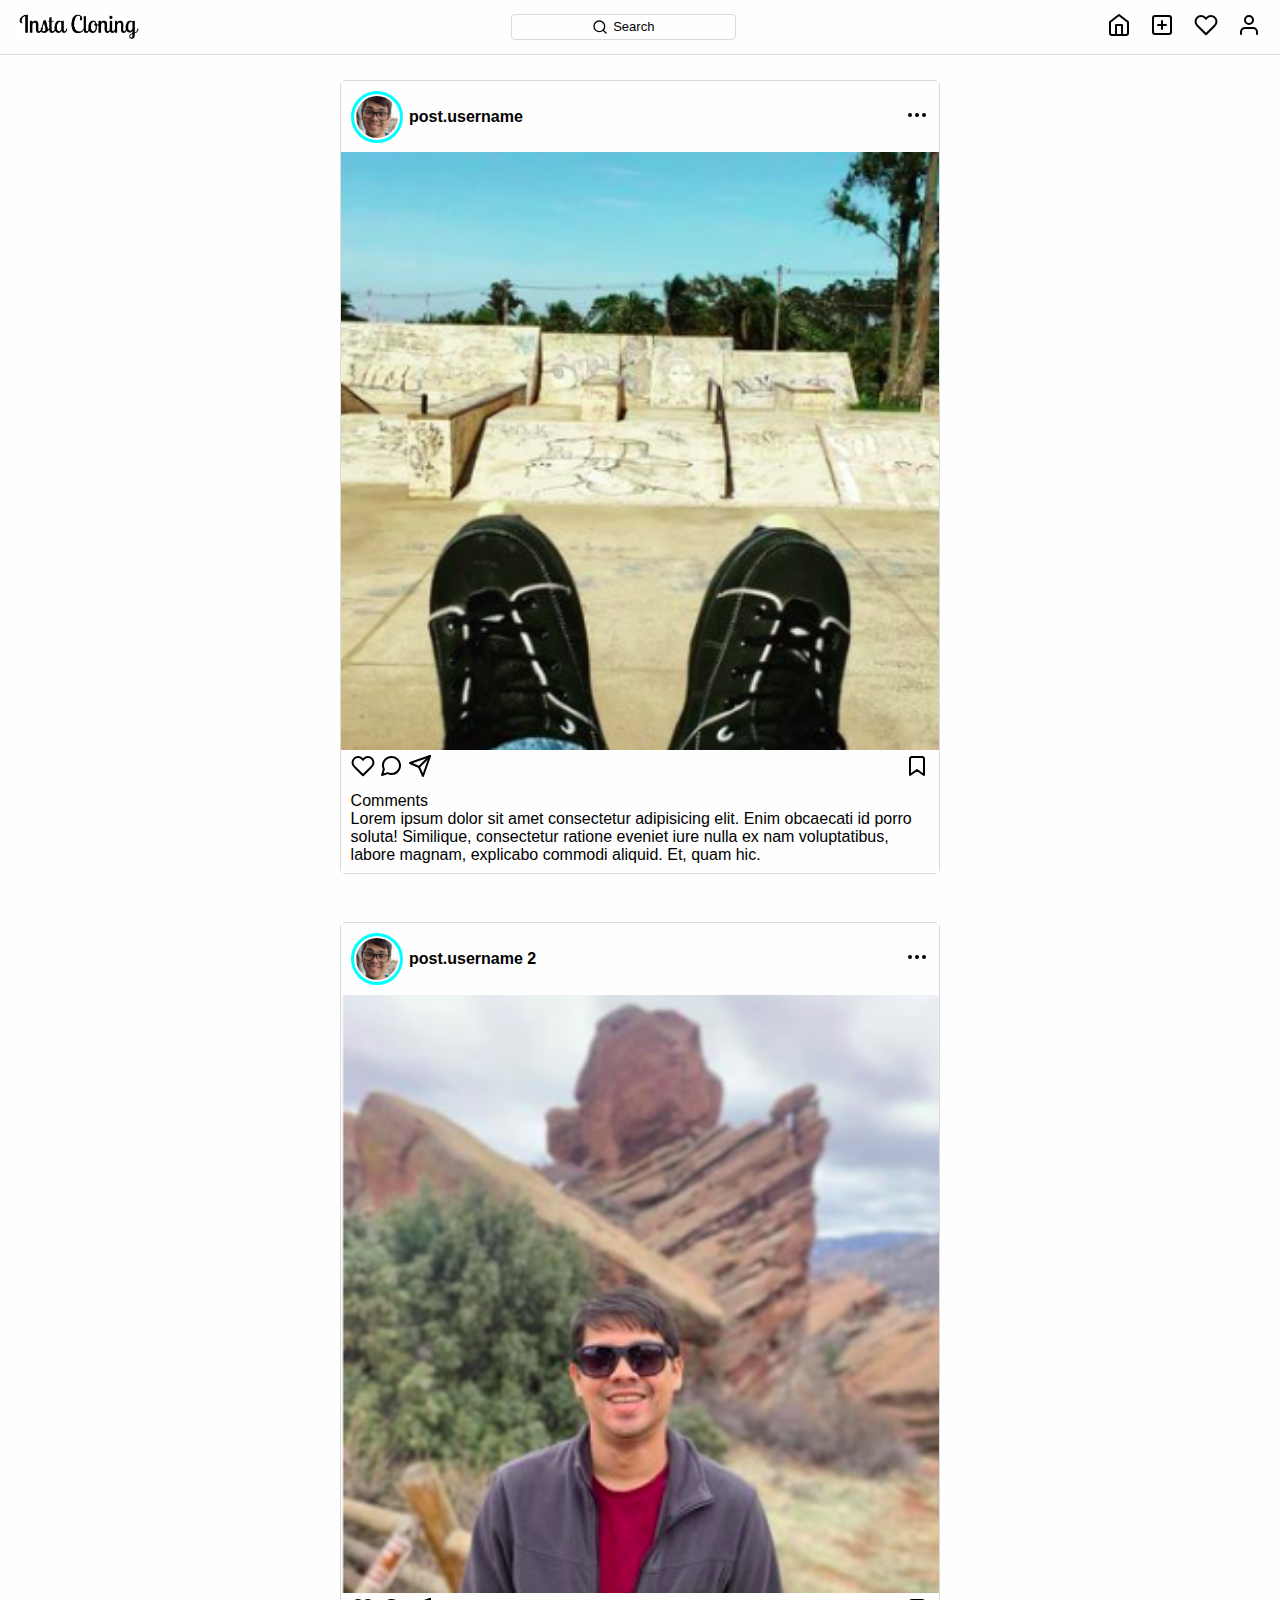
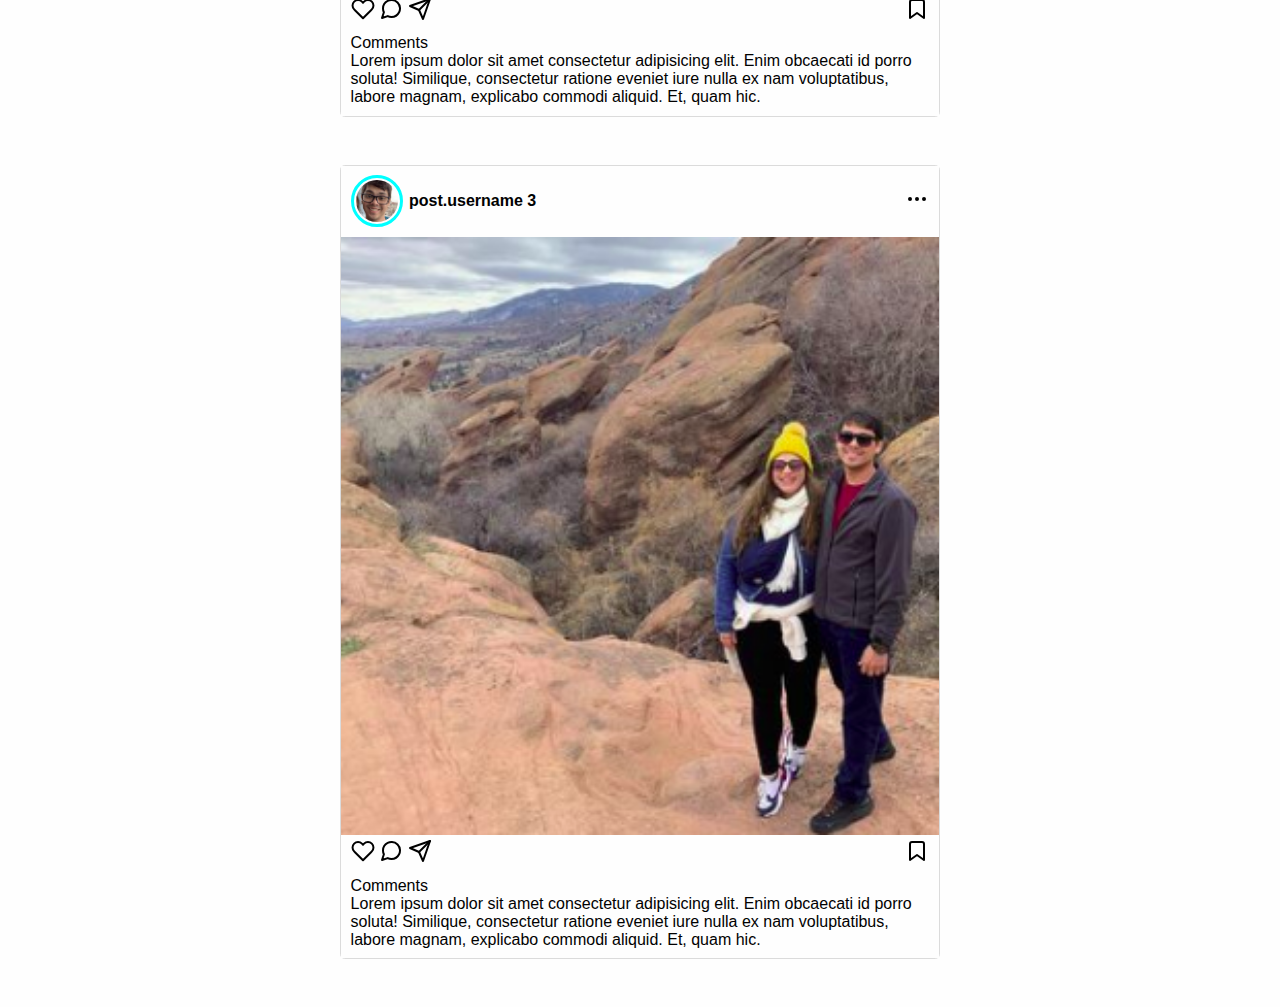
<file: pages/index.html>
<!DOCTYPE html>
<html>

<head>
  <meta charset="utf-8">
  <title>Insta Cloning</title>
  <meta id="viewport" name="viewport"
    content="width=device-width, initial-scale=1, minimum-scale=1, maximum-scale=1, viewport-fit=cover">
  <link rel="stylesheet" href="index.css" type="text/css">
</head>

<body>
  <div class="mobile-header">
    <a href="#"><img src="../assets/icons/camera.svg"></a>
    <img class="logo" src="../assets/images/logo.jpg">
    <a href="#"><img src="../assets/icons/message-square.svg"></a>
  </div>
  <div class="browser-header">
    <img class="logo" src="../assets/images/logo.jpg">
    <div class="search">
      <img src="../assets/icons/search.svg">
      <span>Search</span>
    </div>
    <div class="nav">
      <a href="#"><img src="../assets/icons/home.svg"></a>
      <a href="#"><img src="../assets/icons/plus-square.svg"></a>
      <a href="#"><img src="../assets/icons/heart.svg"></a>
      <a href="./profile/index.html"><img src="../assets/icons/user.svg"></a>
    </div>
  </div>
  <div class="container">
    <div class="stories">
      <div class="stories-content">
        <div class="story">
          <img class="story-avatar" src="../assets/images/user-avatar.jpeg">
          <p>Your Story</p>
        </div>
        <div class="story">
          <img class="story-avatar" src="../assets/images/Post-01.png">
          <p>story.post</p>
        </div>
        <div class="story">
          <img class="story-avatar" src="../assets/images/Post-02.png">
          <p>story.post 2</p>
        </div>
        <div class="story">
          <img class="story-avatar" src="../assets/images/Post-03.png">
          <p>story.post 3</p>
        </div>
        <div class="story">
          <img class="story-avatar" src="../assets/images/Post-04.png">
          <p>story.post 4</p>
        </div>
        <div class="story">
          <img class="story-avatar" src="../assets/images/Post-05.png">
          <p>story.post 5</p>
        </div>
        <div class="story">
          <img class="story-avatar" src="../assets/images/Post-06.png">
          <p>story.post 6</p>
        </div>
        <div class="story">
          <img class="story-avatar" src="../assets/images/Post-01.png">
          <p>story.post 7</p>
        </div>
        <div class="story">
          <img class="story-avatar" src="../assets/images/Post-02.png">
          <p>story.post 8</p>
        </div>
        <div class="story">
          <img class="story-avatar" src="../assets/images/Post-03.png">
          <p>story.post 9</p>
        </div>
      </div>
    </div>
    <div class="content">

      <div class="card">
        <div class="post-header">
          <a class="post-who" href="#">
            <img class="post-avatar" src="../assets/images/user-avatar.jpeg">
            <h2>post.username</h2>
          </a>
          <a href="#"><img src="../assets/icons/more-horizontal.svg"></a>
        </div>
        <img class="post-content" src="../assets/images/Post-01.png">
        <div class="post-footer">
          <div>
            <a href="#"><img src="../assets/icons/heart.svg"></a>
            <a href="#"><img src="../assets/icons/message-circle.svg"></a>
            <a href="#"><img src="../assets/icons/send.svg"></a>
          </div>
          <div>
            <a href="#"><img src="../assets/icons/bookmark.svg"></a>
          </div>
        </div>
        <div class="post-comments">
          <p>Comments</p>
          <p>
            Lorem ipsum dolor sit amet consectetur adipisicing elit. Enim obcaecati id porro soluta! Similique,
            consectetur
            ratione eveniet iure nulla ex nam voluptatibus, labore magnam, explicabo commodi aliquid. Et, quam hic.
          </p>
        </div>
      </div>

      <div class="card">
        <div class="post-header">
          <a class="post-who" href="#">
            <img class="post-avatar" src="../assets/images/user-avatar.jpeg">
            <h2>post.username 2</h2>
          </a>
          <a href="#"><img src="../assets/icons/more-horizontal.svg"></a>
        </div>
        <img class="post-content" src="../assets/images/Post-02.png">
        <div class="post-footer">
          <div>
            <a href="#"><img src="../assets/icons/heart.svg"></a>
            <a href="#"><img src="../assets/icons/message-circle.svg"></a>
            <a href="#"><img src="../assets/icons/send.svg"></a>
          </div>
          <div>
            <a href="#"><img src="../assets/icons/bookmark.svg"></a>
          </div>
        </div>
        <div class="post-comments">
          <p>Comments</p>
          <p>
            Lorem ipsum dolor sit amet consectetur adipisicing elit. Enim obcaecati id porro soluta! Similique,
            consectetur
            ratione eveniet iure nulla ex nam voluptatibus, labore magnam, explicabo commodi aliquid. Et, quam hic.
          </p>
        </div>
      </div>

      <div class="card">
        <div class="post-header">
          <a class="post-who" href="#">
            <img class="post-avatar" src="../assets/images/user-avatar.jpeg">
            <h2>post.username 3</h2>
          </a>
          <a href="#"><img src="../assets/icons/more-horizontal.svg"></a>
        </div>
        <img class="post-content" src="../assets/images/Post-03.png">
        <div class="post-footer">
          <div>
            <a href="#"><img src="../assets/icons/heart.svg"></a>
            <a href="#"><img src="../assets/icons/message-circle.svg"></a>
            <a href="#"><img src="../assets/icons/send.svg"></a>
          </div>
          <div>
            <a href="#"><img src="../assets/icons/bookmark.svg"></a>
          </div>
        </div>
        <div class="post-comments">
          <p>Comments</p>
          <p>
            Lorem ipsum dolor sit amet consectetur adipisicing elit. Enim obcaecati id porro soluta! Similique,
            consectetur
            ratione eveniet iure nulla ex nam voluptatibus, labore magnam, explicabo commodi aliquid. Et, quam hic.
          </p>
        </div>
      </div>

    </div>
  </div>
  <div class="mobile-footer">
    <a href="#"><img src="../assets/icons/home.svg"></a>
    <a href="#"><img src="../assets/icons/search.svg"></a>
    <a href="#"><img src="../assets/icons/plus-square.svg"></a>
    <a href="#"><img src="../assets/icons/heart.svg"></a>
    <a href="./profile/index.html"><img src="../assets/icons/user.svg"></a>
  </div>
</body>

</html>
</file>
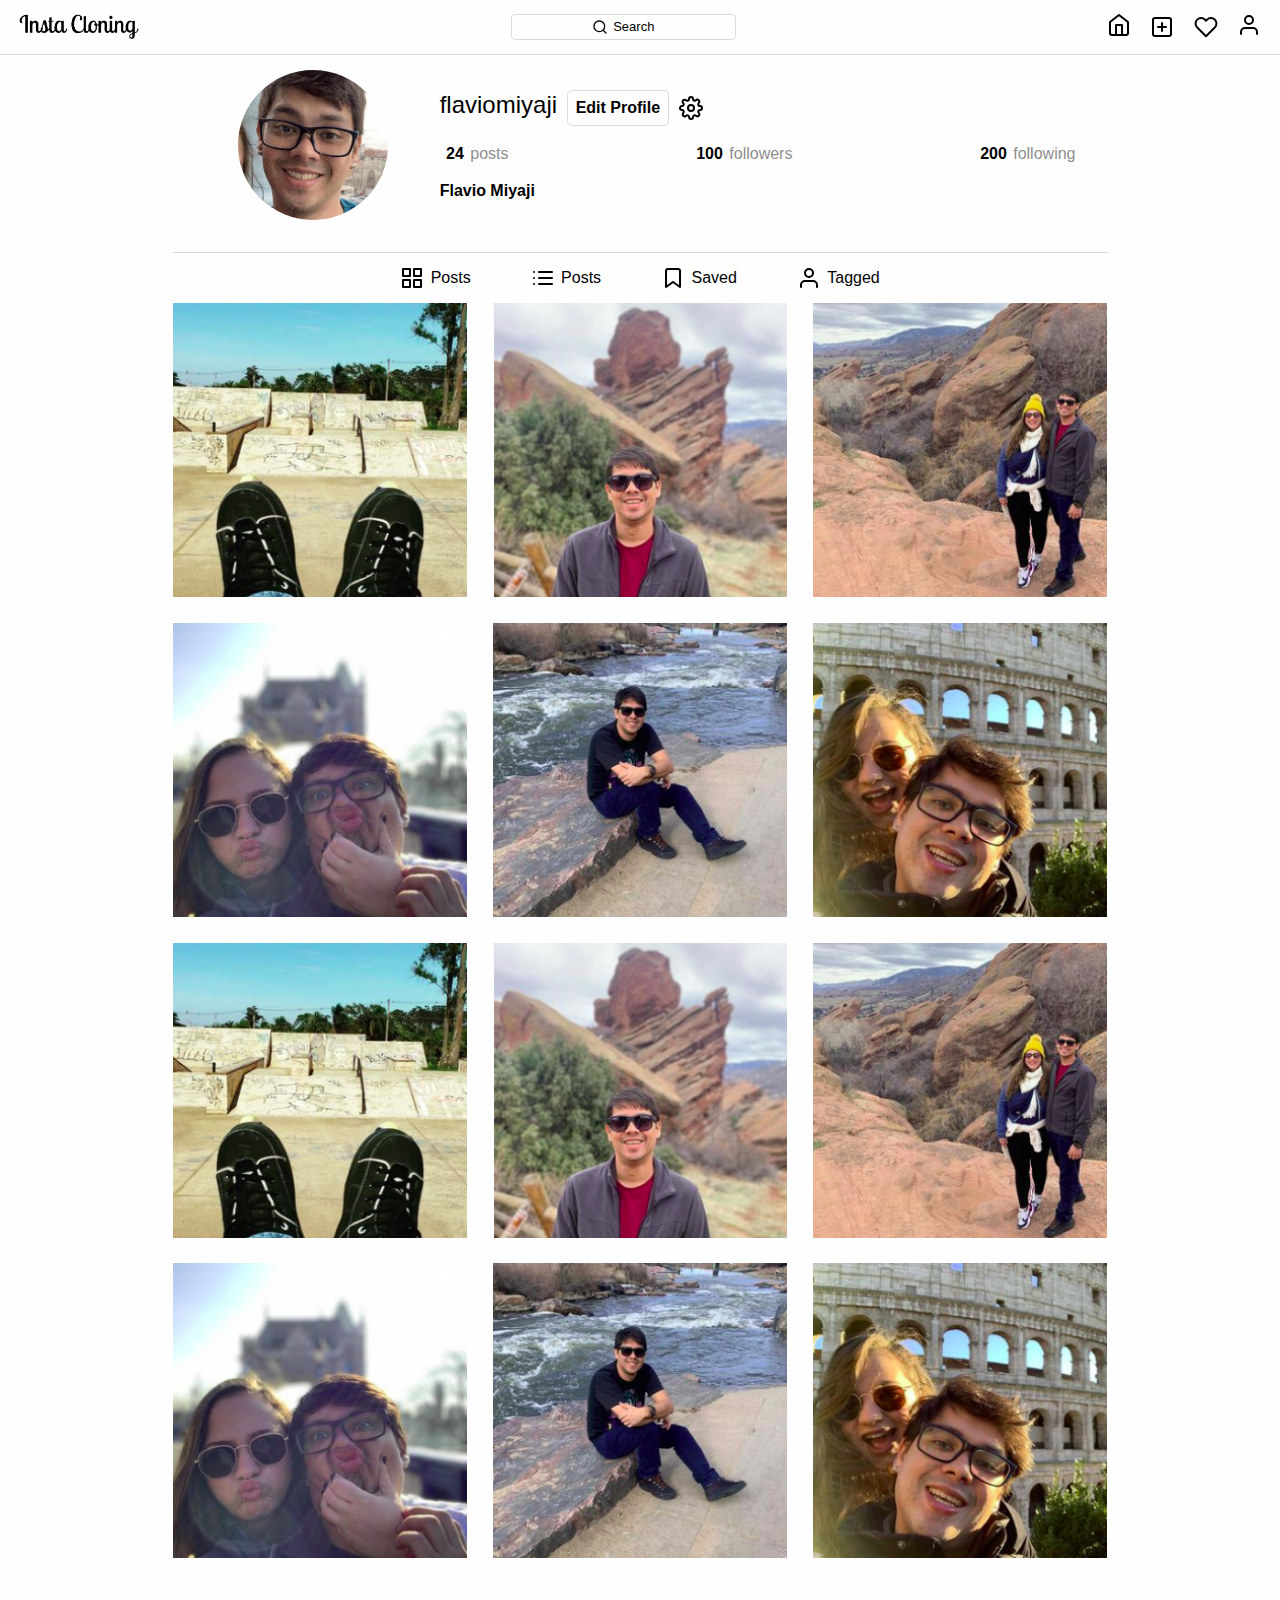
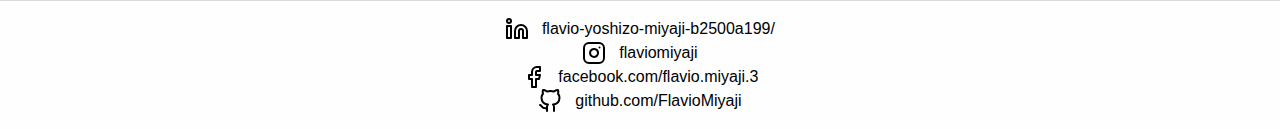
<file: pages/profile/index.html>
<!DOCTYPE html>
<html>

<head>
  <meta charset="utf-8">
  <title>Insta Cloning</title>
  <meta id="viewport" name="viewport"
    content="width=device-width, initial-scale=1, minimum-scale=1, maximum-scale=1, viewport-fit=cover">
  <link rel="stylesheet" href="index.css" type="text/css">
</head>

<body>
  <div class="mobile-header">
    <img src="../../assets/icons/settings.svg">
    <h1>flaviomiyaji</h1>
    <img src="../../assets/icons/user-plus.svg">
  </div>
  <div class="browser-header">
    <img class="logo" src="../../assets/images/logo.jpg">
    <div class="search">
      <img src="../../assets/icons/search.svg">
      <span>Search</span>
    </div>
    <div class="nav">
      <a href="../index.html"><img src="../../assets/icons/home.svg"></a>
      <img src="../../assets/icons/plus-square.svg">
      <img src="../../assets/icons/heart.svg">
      <a href="#"><img src="../../assets/icons/user.svg"></a>
    </div>
  </div>
  <div class="container">
    <div class="profile">
      <img class="profile-avatar" src="../../assets/images/user-avatar.jpeg">
      <div class="profile-info">
        <div class="user">
          <h3 class="username">flaviomiyaji</h3>
          <a>Edit Profile</a>
          <img src="../../assets/icons/settings.svg">
        </div>
        <div class="browser-user">
          <div class="user-counts">
            <div class="col">
              <p>24</p>
              <p>posts</p>
            </div>
            <div class="col">
              <p>100</p>
              <p>followers</p>
            </div>
            <div class="col">
              <p>200</p>
              <p>following</p>
            </div>
          </div>
          <h3 class="profile-username">Flavio Miyaji</h3>
        </div>
      </div>
    </div>
    <div class="mobile-user">
      <h3 class="profile-username">Flavio Miyaji</h3>
      <div class="user-counts">
        <div class="col">
          <p>24</p>
          <p>posts</p>
        </div>
        <div class="col">
          <p>100</p>
          <p>followers</p>
        </div>
        <div class="col">
          <p>200</p>
          <p>following</p>
        </div>
      </div>
    </div>
    <div class="actions">
      <div class="action">
        <img src="../../assets/icons/grid.svg">
        <label>Posts</label>
      </div>
      <div class="action">
        <img src="../../assets/icons/list.svg">
        <label>Posts</label>
      </div>
      <div class="action">
        <img src="../../assets/icons/bookmark.svg">
        <label>Saved</label>
      </div>
      <div class="action">
        <img src="../../assets/icons/user.svg">
        <label>Tagged</label>
      </div>
    </div>
    <div class="posts">
      <img class="post" src="../../assets/images/Post-01.png">
      <img class="post" src="../../assets/images/Post-02.png">
      <img class="post" src="../../assets/images/Post-03.png">

      <img class="post" src="../../assets/images/Post-04.png">
      <img class="post" src="../../assets/images/Post-05.png">
      <img class="post" src="../../assets/images/Post-06.png">

      <img class="post" src="../../assets/images/Post-01.png">
      <img class="post" src="../../assets/images/Post-02.png">
      <img class="post" src="../../assets/images/Post-03.png">

      <img class="post" src="../../assets/images/Post-04.png">
      <img class="post" src="../../assets/images/Post-05.png">
      <img class="post" src="../../assets/images/Post-06.png">
    </div>
  </div>
  <div class="mobile-footer">
    <a href="../index.html"><img src="../../assets/icons/home.svg"></a>
    <a href="#"><img src="../../assets/icons/search.svg"></a>
    <a href="#"><img src="../../assets/icons/plus-square.svg"></a>
    <a href="#"><img src="../../assets/icons/heart.svg"></a>
    <a href="#"><img src="../../assets/icons/user.svg"></a>
  </div>
  <div class="browser-footer">
    <div>
      <img src="../../assets/icons/linkedin.svg">
      <p>flavio-yoshizo-miyaji-b2500a199/</p>
    </div>
    <div>
      <img src="../../assets/icons/instagram.svg">
      <p>flaviomiyaji</p>
    </div>
    <div>
      <img src="../../assets/icons/facebook.svg">
      <p>facebook.com/flavio.miyaji.3</p>
    </div>
    <div>
      <img src="../../assets/icons/github.svg">
      <p>github.com/FlavioMiyaji</p>
    </div>
  </div>
</body>

</html>
</file>
<file: pages/index.css>
:root {
  --border-color: #dbdbdb;
  --bg-primary: #fefefe;
  --primary: #010101;
}

* {
  background-color: var(--bg-primary);
  margin: 0;
  padding: 0;
  font: inherit;
  vertical-align: baseline;
  font-family: 'Segoe UI', Tahoma, Geneva, Verdana, sans-serif;
  color: var(--primary);
  text-decoration: none;
}

.mobile-header {
  background-color: var(--bg-primary);
  display: flex;
  align-items: center;
  justify-content: space-between;
  padding: 0.4em 1em;

  position: fixed;
  inset: 0 0 auto 0;

  background-color: var(--bg-primary);
  border-bottom: solid 1px var(--border-color);
  z-index: 1;
}
.mobile-header .logo {
  width: 110px;
}
.browser-header {
  background-color: var(--bg-primary);
  display: flex;
  align-items: center;
  justify-content: space-between;
  padding: 0.8em 1.2em;

  position: fixed;
  inset: 0 0 auto 0;

  background-color: var(--bg-primary);
  border-bottom: solid 1px var(--border-color);
  z-index: 1;
}
.browser-header .search {
  max-width: 215px;

  border-radius: 4px;
  padding: 0.3em;
  border: solid 1px var(--border-color);

  flex: 1;
  display: flex;
  align-items: center;
  justify-content: center;
  gap: 0.4em;
  font-size: small;
}
.browser-header .search img {
  width: 16px;
  height: 16px;
}
.browser-header .logo {
  max-width: 120px;
}
.browser-header .nav {
  display: flex;
  gap: 1.2em;
}
i {
  width: 24px;
  height: 24px;
}
.stories {
  max-width: 100%;
  overflow: scroll;
  border-bottom: solid 1px var(--border-color);
}
.stories::-webkit-scrollbar{
  display: none;
}
.stories-content {
  display: flex;
  flex-direction: row;
  gap: 0.7rem;
  width: fit-content;
  padding: 0.7em;
}
.story {
  max-width: 70px;
}
.story-avatar {
  border-radius: 50%;
  border: solid 0.2rem aqua;
  width: 56px;
  padding: 2px;
}
.story p {
  color: var(--primary);
  font-size: small;
  overflow: hidden;
  text-overflow: ellipsis;
  white-space: nowrap;
  text-align: center;
}
.container {
  flex-grow: 1;
  margin: auto;
  margin-top: 54px;
  margin-bottom: 28px;
  max-width: 600px;
  width: 100%;
}
.card {
  gap: 0.7rem;
  border-bottom: solid 1px var(--border-color);
}
.post-header {
  display: flex;
  align-items: center;
  justify-content: space-between;
  padding: 0.6em;
}
.post-who {
  display: flex;
  align-items: center;
}
.post-who h2 {
  color: var(--primary);
  font-weight: 600;
  font-size: medium;
  padding: 0.4em;
}
.post-avatar {
  border-radius: 50%;
  border: solid 0.2rem aqua;
  width: 42px;
  padding: 2px;
}
.post-content {
  width: 100%;
}
.post-footer {
  display: flex;
  justify-content: space-between;
  padding: 0 0.6em;
}
.post-comments {
  color: var(--primary);
  padding: 0.6em;
}
.mobile-footer {
  display: flex;
  justify-content: space-between;
  align-items: center;
  padding: 0.4em 1em;

  position: fixed;
  inset: auto 0 0 0;

  background-color: var(--bg-primary);
  border-top: solid 1px var(--border-color);
  z-index: 1;
}
@media (min-width: 600px) {
  .mobile-header {
    display: none;
  }
  .stories {
    border: solid 1px var(--border-color);
    border-radius: 0.3rem;
    margin-bottom: 3rem;
  }
  .card {
    border: solid 1px var(--border-color);
    border-radius: 0.3rem;
    margin-bottom: 3rem;
  }
  .container {
    margin-top: 80px;
  }
  .mobile-footer {
    display: none;
  }
}
@media (min-width: 1000px) {
  .stories {
    display: none;
  }
  /*
  .container {
    margin-left: 40px;
    margin-right: 100%;
  }
  */
}
@media (max-width: 600px) {
  .browser-header {
    display: none;
  }
}
</file>
<file: pages/profile/index.css>
:root {
  --bg-primary: #fefefe;
  --border-color: #dbdbdb;
  --primary: #010101;
  --disabled: #8e8e8e;
}

* {
  background-color: var(--bg-primary);
  margin: 0;
  padding: 0;
  vertical-align: baseline;
  font-family: 'Segoe UI', Tahoma, Geneva, Verdana, sans-serif;
  color: var(--primary);
  text-decoration: none;
}

.mobile-header {
  display: flex;
  align-items: center;
  justify-content: space-between;
  padding: 0.4rem 1rem;

  position: fixed;
  inset: 0 0 auto 0;

  background-color: var(--bg-primary);
  border-bottom: solid 1px var(--border-color);
  z-index: 1;
}
.mobile-header h1 {
  font-size: large;
}
.browser-header {
  display: flex;
  align-items: center;
  justify-content: space-between;
  padding: 0.8rem 1.2rem;

  position: fixed;
  inset: 0 0 auto 0;

  background-color: var(--bg-primary);
  border-bottom: solid 1px var(--border-color);
  z-index: 1;
}
.browser-header .search {
  max-width: 215px;

  border-radius: 4px;
  padding: 0.3em;
  border: solid 1px var(--border-color);

  flex: 1;
  display: flex;
  align-items: center;
  justify-content: center;
  gap: 0.4em;
  font-size: small;
}
.browser-header .search img {
  width: 16px;
  height: 16px;
}
.browser-header .logo {
  max-width: 120px;
}
.browser-header .nav {
  display: flex;
  gap: 1.2em;
}
i {
  width: 24px;
  height: 24px;
}
.container {
  flex-grow: 1;
  margin: auto;
  margin-top: 38px;
  margin-bottom: 42px;
  max-width: 935px;
  width: 100%;
}
.profile {
  padding: 0.7rem;
  display: flex;
  gap: 1.2rem;
  align-items: center;
}
.profile-avatar {
  border-radius: 50%;
  width: 77px;
}
.profile-info {
  flex: 1;
}
.user {
  display: flex;
  flex-direction: column;
}
.user .username {
  font-size: x-large;
  font-weight: 300;
  margin-bottom: 0.4rem;
}
.user a {
  padding: 8px;
  border-radius: 0.3rem;
  border: solid 1px var(--border-color);
  background-color: var(--bg-primary);
  font-weight: 600;
  text-align: center;
  text-overflow: ellipsis;
}
.user img {
  display: none;
}
.profile-username {
  font: inherit;
  font-weight: 600;
}
.user-counts {
  display: flex;
  align-items: center;
  justify-content: space-between;
  padding: 0.5em 0;
  gap: 0.6rem;
}
.user-counts .col {
  display: flex;
  flex-direction: column;
  justify-content: center;
  align-items: center;
}
.user-counts .col p {
  font-size: medium;
  color: var(--disabled);
}
.user-counts .col p:first-child {
  font-weight: 600;
  color: var(--primary);
}
.mobile-user .user-counts {
  border-top: solid 1px var(--border-color);
  border-bottom: solid 1px var(--border-color);
  padding: 0.5em 1.6em;
}
.mobile-user .profile-username {
  padding: 0 0.8rem 1.5rem 0.8rem;
}
.actions {
  display: flex;
  align-items: center;
  justify-content: center;
  border-bottom: solid 1px var(--border-color);
  padding: 0.8em 1.6em;
}
.action {
  display: flex;
  align-items: center;
  justify-content: center;
  margin: 0 30px;
  gap: 0.4rem;
}
.posts {
  display: grid;
  flex-wrap: wrap;
  gap: 0.2em;
  grid-template-columns: 1fr 1fr 1fr;
  margin: 0 auto;
}
.posts .post {
  width: 100%;
}
.mobile-footer {
  display: flex;
  justify-content: space-between;
  align-items: center;
  padding: 0.4rem 1rem;

  position: fixed;
  inset: auto 0 0 0;

  background-color: var(--bg-primary);
  border-top: solid 1px var(--border-color);
  z-index: 1;
}
.browser-footer {
  padding: 1rem;
  background-color: var(--bg-primary);
  border-top: solid 1px var(--border-color);
}
.browser-footer > div {
  display: flex;
  align-items: center;
  justify-content: center;
}
.browser-footer > div p {
  margin-left: 0.8rem;
}
@media (min-width: 600px) {
  .mobile-header {
    display: none;
  }
  .stories {
    border: solid 1px var(--border-color);
    border-radius: 0.3rem;
    margin-bottom: 3rem;
  }
  .card {
    border: solid 1px var(--border-color);
    border-radius: 0.3rem;
    margin-bottom: 3rem;
  }
  .mobile-user {
    display: none;
  }
  .user {
    gap: 0.6rem;
    flex-direction: row;
    align-items: center;
    justify-content: baseline;
  }
  .user img {
    display: block;
  }
  .profile {
    padding: 2rem;
  }
  .profile-avatar {
    width: 150px;
    margin: 0 33px;
  }
  .actions {
    border-top: solid 1px var(--border-color);
    border-bottom: none;
  }
  .user-counts {
    padding: 1.2em 0;
  }
  .user-counts .col {
    flex-direction: row;
  }
  .user-counts .col p {
    margin-left: 0.4em;
  }
  .posts {
    gap: 1.6em;
  }
  .mobile-footer {
    display: none;
  }
}
@media (min-width: 1000px) {
  .stories {
    display: none;
  }
}
@media (max-width: 600px) {
  .browser-user {
    display: none;
  }
  .action label {
    display: none;
  }
  .browser-header {
    display: none;
  }
  .browser-footer {
    display: none;
  }
}
</file>
